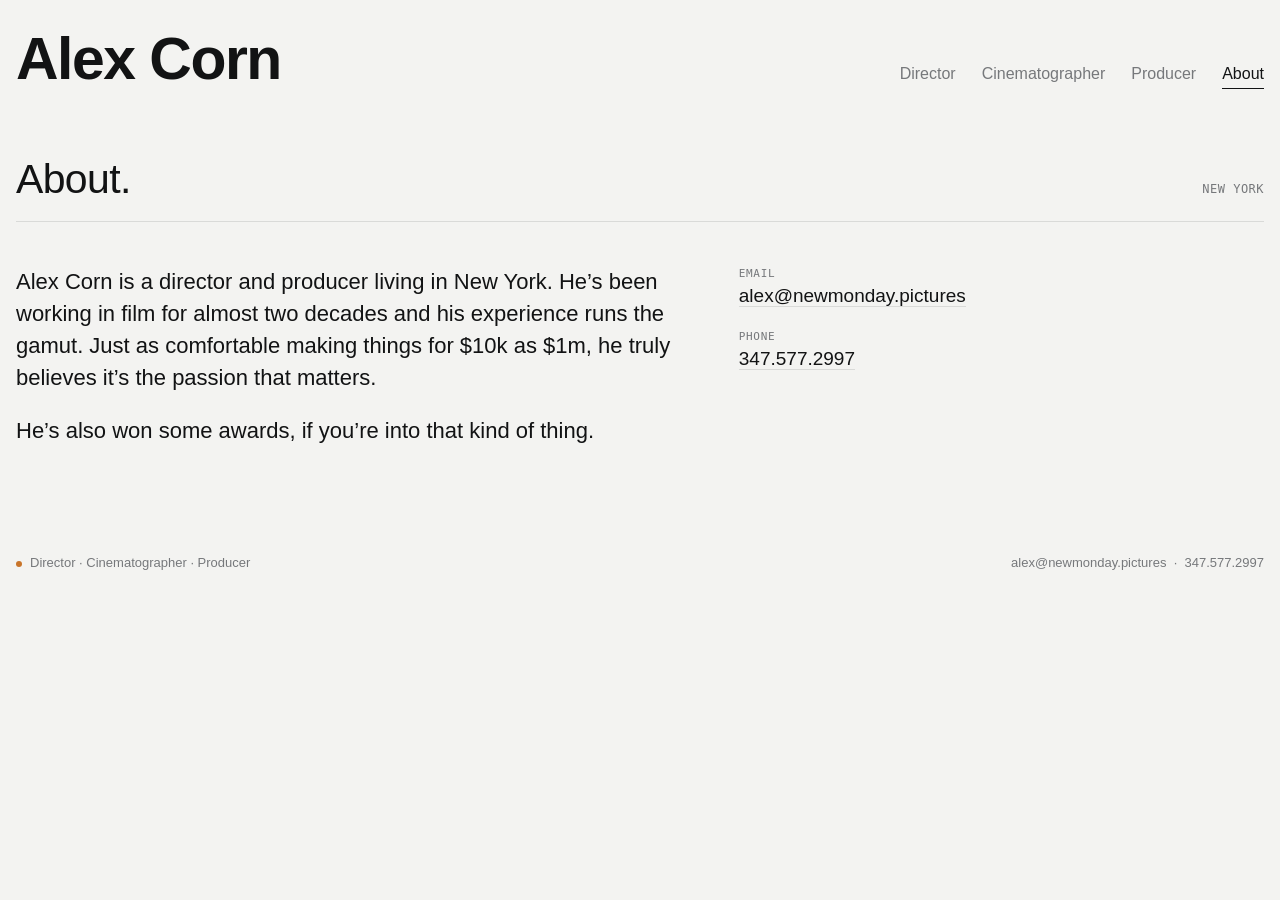
<file: docs/about-ishimoto/index.html>
<!doctype html><meta charset="utf-8"><title>Alex Corn</title><meta http-equiv="refresh" content="0; url=../about/"><link rel="canonical" href="https://alexcorndop.com/about/"><a href="../about/">Continue</a>
</file>
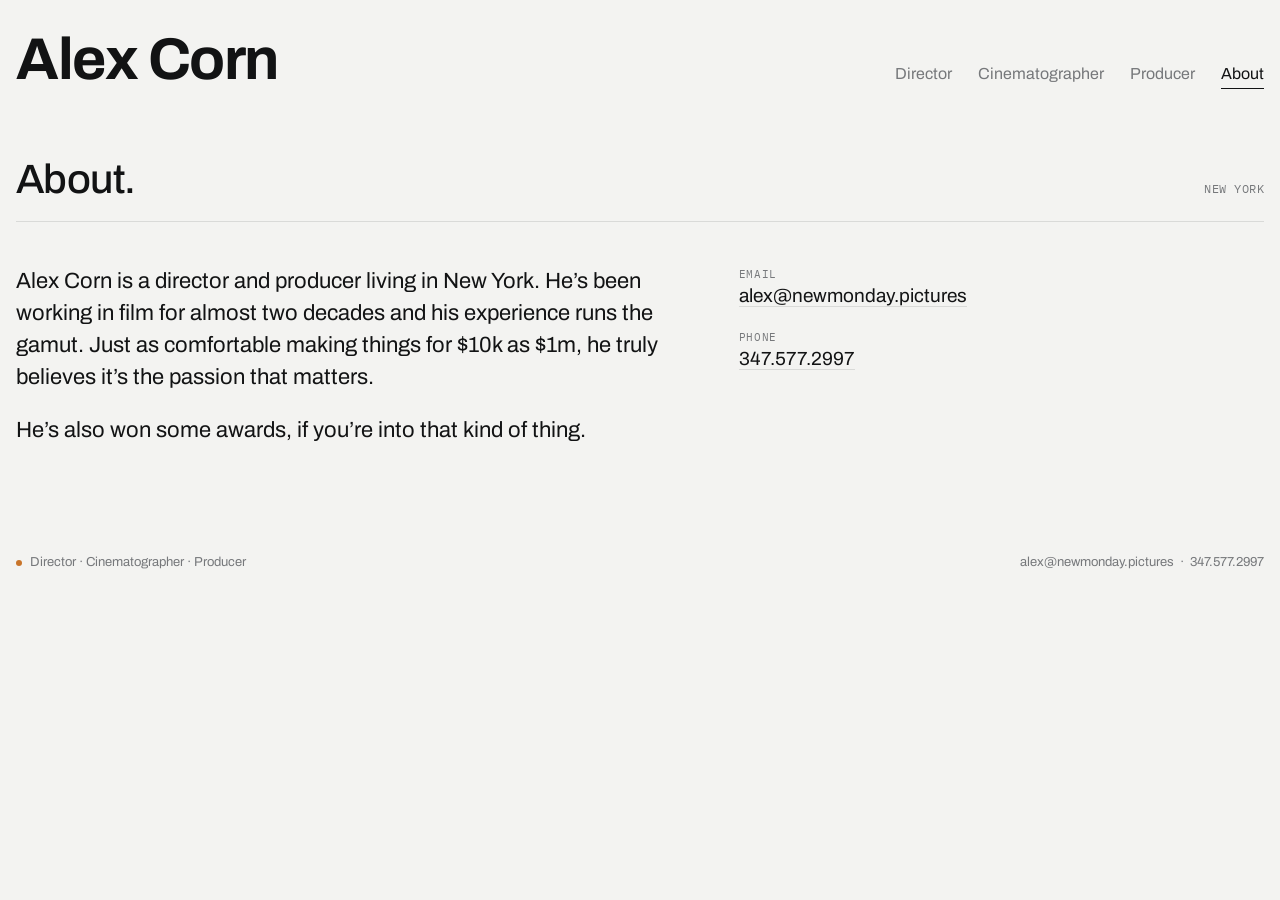
<file: docs/about/index.html>
<!doctype html>
<html lang="en">
<head>
<meta charset="utf-8">
<meta name="viewport" content="width=device-width,initial-scale=1,viewport-fit=cover">
<title>About · Alex Corn</title>
<meta name="description" content="Alex Corn is a director and producer living in New York. He’s been working in film for almost two decades and his experience runs the gamut. Just as comfortable making things for $10k as $1m, he truly believes it’s the passion that matters.">
<link rel="canonical" href="https://alexcorndop.com/about/">
<meta property="og:type" content="website">
<meta property="og:site_name" content="Alex Corn">
<meta property="og:title" content="About · Alex Corn">
<meta property="og:description" content="Alex Corn is a director and producer living in New York. He’s been working in film for almost two decades and his experience runs the gamut. Just as comfortable making things for $10k as $1m, he truly believes it’s the passion that matters.">
<meta property="og:url" content="https://alexcorndop.com/about/">
<meta property="og:image" content="https://i.vimeocdn.com/video/1756161168-d765d4ab2b6ba907faf54790c27bd3e53b6621791ea1eac3c1c3760c34de2d89-d_1280">
<meta name="twitter:card" content="summary_large_image">
<link rel="icon" href="../favicon.svg" type="image/svg+xml">
<link rel="preconnect" href="https://fonts.googleapis.com">
<link rel="preconnect" href="https://fonts.gstatic.com" crossorigin>
<link rel="preconnect" href="https://i.vimeocdn.com">
<link rel="stylesheet" href="https://fonts.googleapis.com/css2?family=Archivo:wdth,wght@62..125,300..800&family=IBM+Plex+Mono:wght@400;500&display=swap">
<link rel="stylesheet" href="../assets/site.css?v=mvoigx81">
</head>
<body>
<a class="skip" href="#main">Skip to content</a>
<div class="wrap">
  <header>
    <a class="name" href="../">Alex Corn</a>
    <nav aria-label="Sections">
      <a href="../">Director</a>
      <a href="../cinematographer/">Cinematographer</a>
      <a href="../producer/">Producer</a>
      <a href="../about/" aria-current="page">About</a>
    </nav>
  </header>
  <main id="main">
    <div class="intro"><h1><b>About.</b></h1><div class="meta">New York</div></div>
    <div class="about">
      <div><p>Alex Corn is a director and producer living in New York. He’s been working in film for almost two decades and his experience runs the gamut. Just as comfortable making things for $10k as $1m, he truly believes it’s the passion that matters.</p><p>He’s also won some awards, if you’re into that kind of thing.</p></div>
      <div class="contact">
        <div><div class="k">Email</div><div class="v"><a href="mailto:alex@newmonday.pictures">alex@newmonday.pictures</a></div></div>
        <div><div class="k">Phone</div><div class="v"><a href="tel:+13475772997">347.577.2997</a></div></div>
      </div>
    </div>
  </main>
  <footer>
    <div><span class="dot"></span>Director · Cinematographer · Producer</div>
    <div><a href="mailto:alex@newmonday.pictures">alex@newmonday.pictures</a> &nbsp;·&nbsp; <a href="tel:+13475772997">347.577.2997</a></div>
  </footer>
</div>
</body>
</html>
</file>
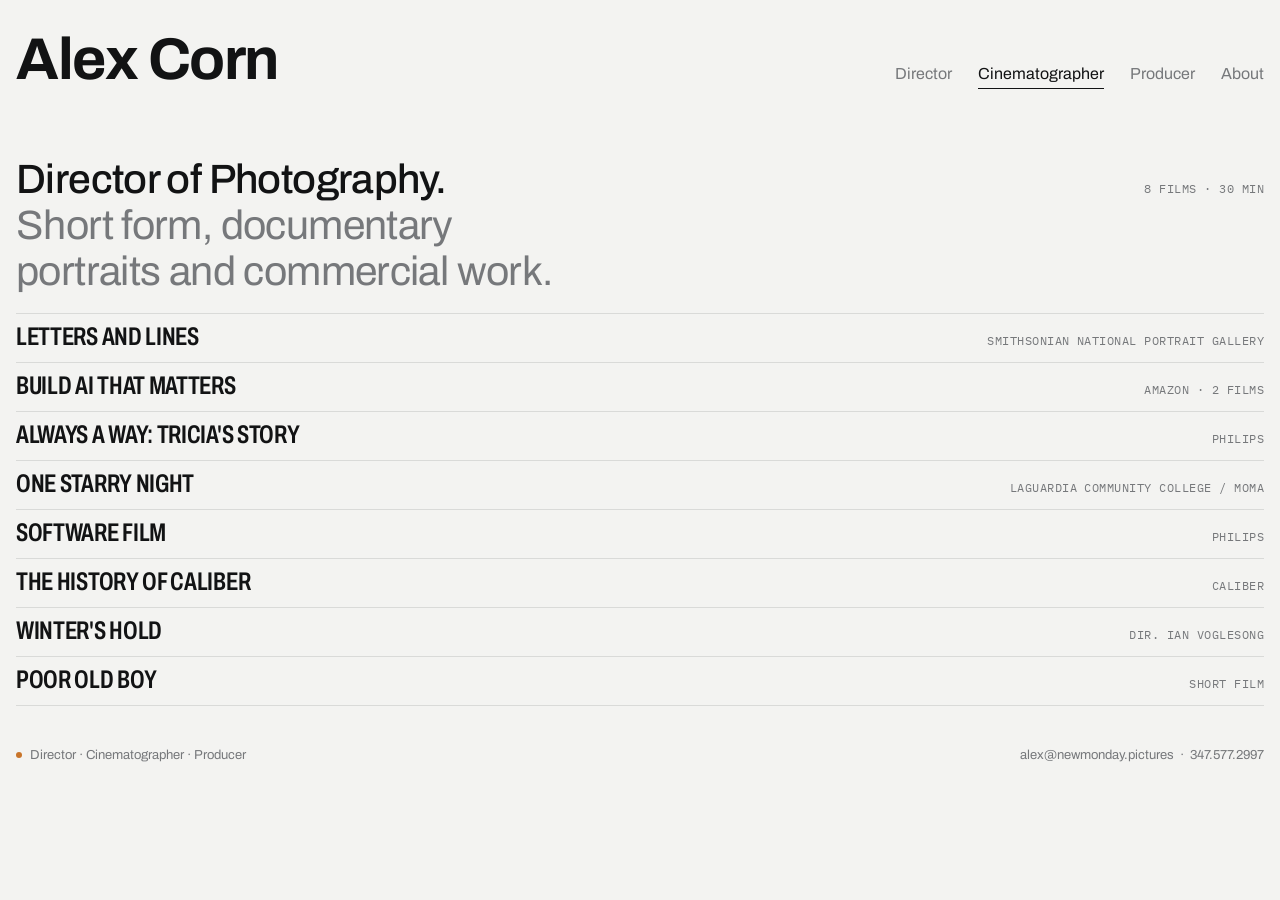
<file: docs/cinematographer/index.html>
<!doctype html>
<html lang="en">
<head>
<meta charset="utf-8">
<meta name="viewport" content="width=device-width,initial-scale=1,viewport-fit=cover">
<title>Cinematographer · Alex Corn</title>
<meta name="description" content="Alex Corn, director of photography. Short form, documentary portraits and commercial work for Smithsonian National Portrait Gallery, Amazon, Philips, LaGuardia Community College / MoMA, Caliber, Dir. Ian Voglesong and more.">
<link rel="canonical" href="https://alexcorndop.com/cinematographer/">
<meta property="og:type" content="website">
<meta property="og:site_name" content="Alex Corn">
<meta property="og:title" content="Cinematographer · Alex Corn">
<meta property="og:description" content="Alex Corn, director of photography. Short form, documentary portraits and commercial work for Smithsonian National Portrait Gallery, Amazon, Philips, LaGuardia Community College / MoMA, Caliber, Dir. Ian Voglesong and more.">
<meta property="og:url" content="https://alexcorndop.com/cinematographer/">
<meta property="og:image" content="https://i.vimeocdn.com/video/1756161168-d765d4ab2b6ba907faf54790c27bd3e53b6621791ea1eac3c1c3760c34de2d89-d_1280">
<meta name="twitter:card" content="summary_large_image">
<link rel="icon" href="../favicon.svg" type="image/svg+xml">
<link rel="preconnect" href="https://fonts.googleapis.com">
<link rel="preconnect" href="https://fonts.gstatic.com" crossorigin>
<link rel="preconnect" href="https://i.vimeocdn.com">
<link rel="stylesheet" href="https://fonts.googleapis.com/css2?family=Archivo:wdth,wght@62..125,300..800&family=IBM+Plex+Mono:wght@400;500&display=swap">
<link rel="stylesheet" href="../assets/site.css?v=mvoigx81">
</head>
<body>
<a class="skip" href="#main">Skip to content</a>
<div class="wrap">
  <header>
    <a class="name" href="../">Alex Corn</a>
    <nav aria-label="Sections">
      <a href="../">Director</a>
      <a href="../cinematographer/" aria-current="page">Cinematographer</a>
      <a href="../producer/">Producer</a>
      <a href="../about/">About</a>
    </nav>
  </header>
  <main id="main">
    <div class="intro"><h1><b>Director of Photography.</b> Short form, documentary portraits and commercial work.</h1><div class="meta">8 films · 30 min</div></div>
    <ul class="list">
      <li><a class="row" href="#letters-and-lines-smithsonian-national-portrait-gallery" data-i="0"><img class="thumb" src="https://i.vimeocdn.com/video/1756161168-d765d4ab2b6ba907faf54790c27bd3e53b6621791ea1eac3c1c3760c34de2d89-d_320" alt="" loading="lazy"><span class="title">Letters and Lines</span><span class="client">Smithsonian National Portrait Gallery</span></a></li>
      <li><a class="row" href="#build-ai-that-matters-amazon" data-i="1"><img class="thumb" src="https://i.vimeocdn.com/video/2216807245-83647386bc7591bbfd6da18f66eccdb3d09df608bd65589e73f906863d841c45-d_320" alt="" loading="lazy"><span class="title">Build AI That Matters</span><span class="client">Amazon · 2 films</span></a></li>
      <li><a class="row" href="#always-a-way-tricias-story-philips" data-i="2"><img class="thumb" src="https://i.vimeocdn.com/video/1937885439-82e5341fb2778809e5b29e0364b800d16829ac01c9b20d8e16c782cee856da09-d_320" alt="" loading="lazy"><span class="title">Always a Way: Tricia's Story</span><span class="client">Philips</span></a></li>
      <li><a class="row" href="#one-starry-night-laguardia-community-college-moma" data-i="3"><img class="thumb" src="https://i.vimeocdn.com/video/1756163042-f72a62deed84b1bc39fd1dc5aebc8d2a38c63bfe85fcba077d00ec24468190db-d_320" alt="" loading="lazy"><span class="title">One Starry Night</span><span class="client">LaGuardia Community College / MoMA</span></a></li>
      <li><a class="row" href="#software-film-philips" data-i="4"><img class="thumb" src="https://i.vimeocdn.com/video/1753583036-a9a3f5b72ae0e7c36cc15d63c45b6a7b9606a457fd0ce4a99ac097bfbe6b51d3-d_320" alt="" loading="lazy"><span class="title">Software Film</span><span class="client">Philips</span></a></li>
      <li><a class="row" href="#the-history-of-caliber-caliber" data-i="5"><img class="thumb" src="https://i.vimeocdn.com/video/1753582884-aae0d349e152ab106842590448dbabeccd14f02d1c3389e2ea13efc5eece42bc-d_320" alt="" loading="lazy"><span class="title">The History of Caliber</span><span class="client">Caliber</span></a></li>
      <li><a class="row" href="#winters-hold-dir-ian-voglesong" data-i="6"><img class="thumb" src="https://i.vimeocdn.com/video/1756163257-a98195cf3e08b1a89c11ea9618b97ec4a65bd080edd88db1932ae722de9f57b1-d_320" alt="" loading="lazy"><span class="title">Winter's Hold</span><span class="client">Dir. Ian Voglesong</span></a></li>
      <li><a class="row" href="#poor-old-boy-short-film" data-i="7"><img class="thumb" src="https://i.vimeocdn.com/video/93186647-f460966ffcd1129d27063792b8ec5b02f83c899686bb5d6019a00e7260371a60-d_320" alt="" loading="lazy"><span class="title">Poor Old Boy</span><span class="client">Short film</span></a></li>
    </ul>
    <div class="peek" id="peek" aria-hidden="true"><img alt=""></div>
    <div class="sheet" id="sheet" hidden role="dialog" aria-modal="true" aria-labelledby="sheetTitle"></div>
    <script type="application/json" id="projects" data-role="Director of Photography" data-title="Cinematographer · Alex Corn">[{"title":"Letters and Lines","client":"Smithsonian National Portrait Gallery","credits":"Also directed. Agency: Brunswick Creative.","cuts":[{"vimeo":"883437301","seconds":161,"w":1920,"h":1080,"thumb":"1756161168-d765d4ab2b6ba907faf54790c27bd3e53b6621791ea1eac3c1c3760c34de2d89-d"}],"aspect":"2.39 : 1","slug":"letters-and-lines-smithsonian-national-portrait-gallery"},{"title":"Build AI That Matters","client":"Amazon","cuts":[{"label":"At Amazon","vimeo":"1239328508","seconds":105,"w":1920,"h":1080,"thumb":"2216807245-83647386bc7591bbfd6da18f66eccdb3d09df608bd65589e73f906863d841c45-d"},{"label":"At Prime Video","vimeo":"1239271151","seconds":93,"w":1920,"h":1080,"thumb":"2216720426-15bc83f072dabda3d804d03ebb1206f89adb1b5ab37dccd832124ef2eb83446e-d"}],"kind":"films","slug":"build-ai-that-matters-amazon"},{"title":"Always a Way: Tricia's Story","client":"Philips","cuts":[{"vimeo":"1019497294","seconds":121,"w":1920,"h":1080,"thumb":"1937885439-82e5341fb2778809e5b29e0364b800d16829ac01c9b20d8e16c782cee856da09-d"}],"slug":"always-a-way-tricias-story-philips"},{"title":"One Starry Night","client":"LaGuardia Community College / MoMA","cuts":[{"vimeo":"884482808","seconds":260,"w":1920,"h":1080,"thumb":"1756163042-f72a62deed84b1bc39fd1dc5aebc8d2a38c63bfe85fcba077d00ec24468190db-d"}],"slug":"one-starry-night-laguardia-community-college-moma"},{"title":"Software Film","client":"Philips","cuts":[{"vimeo":"884482625","hash":"1b8552afee","seconds":87,"w":1920,"h":1080,"thumb":"1753583036-a9a3f5b72ae0e7c36cc15d63c45b6a7b9606a457fd0ce4a99ac097bfbe6b51d3-d"}],"slug":"software-film-philips"},{"title":"The History of Caliber","client":"Caliber","cuts":[{"vimeo":"884482753","hash":"9f65d3116f","seconds":147,"w":1920,"h":1080,"thumb":"1753582884-aae0d349e152ab106842590448dbabeccd14f02d1c3389e2ea13efc5eece42bc-d"}],"slug":"the-history-of-caliber-caliber"},{"title":"Winter's Hold","client":"Dir. Ian Voglesong","cuts":[{"vimeo":"228828947","seconds":553,"w":1920,"h":856,"thumb":"1756163257-a98195cf3e08b1a89c11ea9618b97ec4a65bd080edd88db1932ae722de9f57b1-d"}],"slug":"winters-hold-dir-ian-voglesong"},{"title":"Poor Old Boy","client":"Short film","cuts":[{"vimeo":"14361507","seconds":250,"w":1280,"h":720,"thumb":"93186647-f460966ffcd1129d27063792b8ec5b02f83c899686bb5d6019a00e7260371a60-d"}],"slug":"poor-old-boy-short-film"}]</script>
    <script src="../assets/site.js?v=mvoigx81" defer></script>
  </main>
  <footer>
    <div><span class="dot"></span>Director · Cinematographer · Producer</div>
    <div><a href="mailto:alex@newmonday.pictures">alex@newmonday.pictures</a> &nbsp;·&nbsp; <a href="tel:+13475772997">347.577.2997</a></div>
  </footer>
</div>
</body>
</html>
</file>
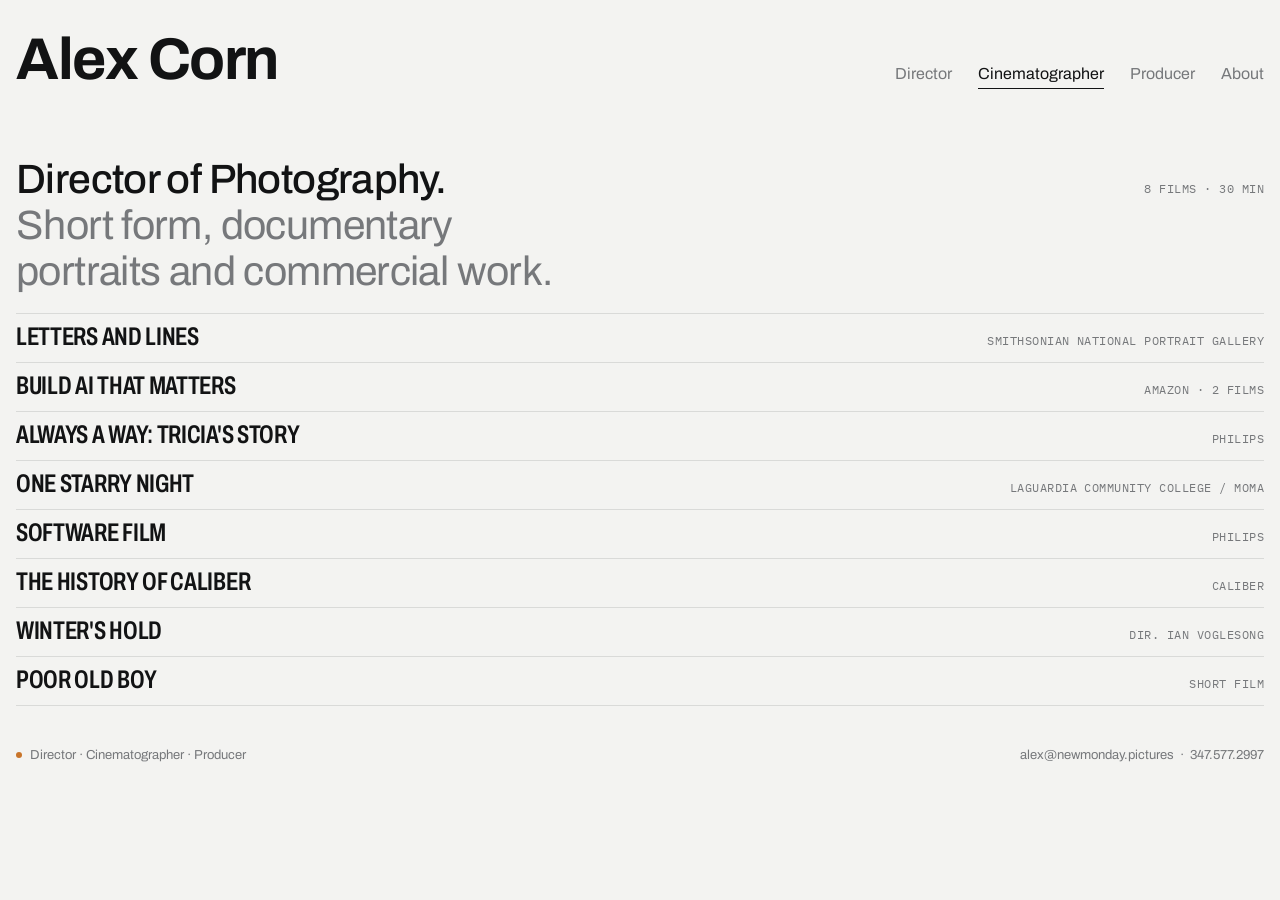
<file: docs/director-copy-1/index.html>
<!doctype html><meta charset="utf-8"><title>Alex Corn</title><meta http-equiv="refresh" content="0; url=../cinematographer/"><link rel="canonical" href="https://alexcorndop.com/cinematographer/"><a href="../cinematographer/">Continue</a>
</file>
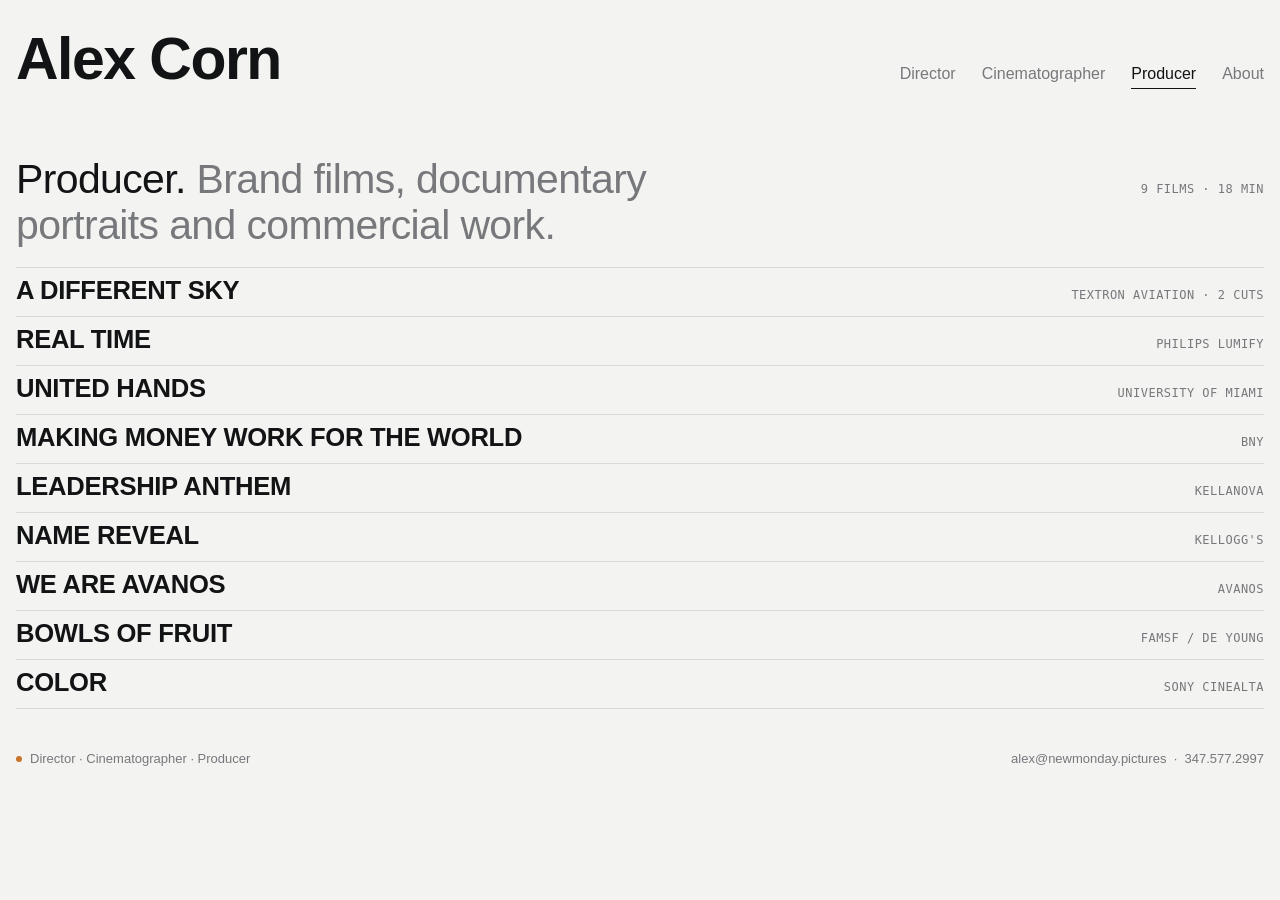
<file: docs/director-copy/index.html>
<!doctype html><meta charset="utf-8"><title>Alex Corn</title><meta http-equiv="refresh" content="0; url=../producer/"><link rel="canonical" href="https://alexcorndop.com/producer/"><a href="../producer/">Continue</a>
</file>
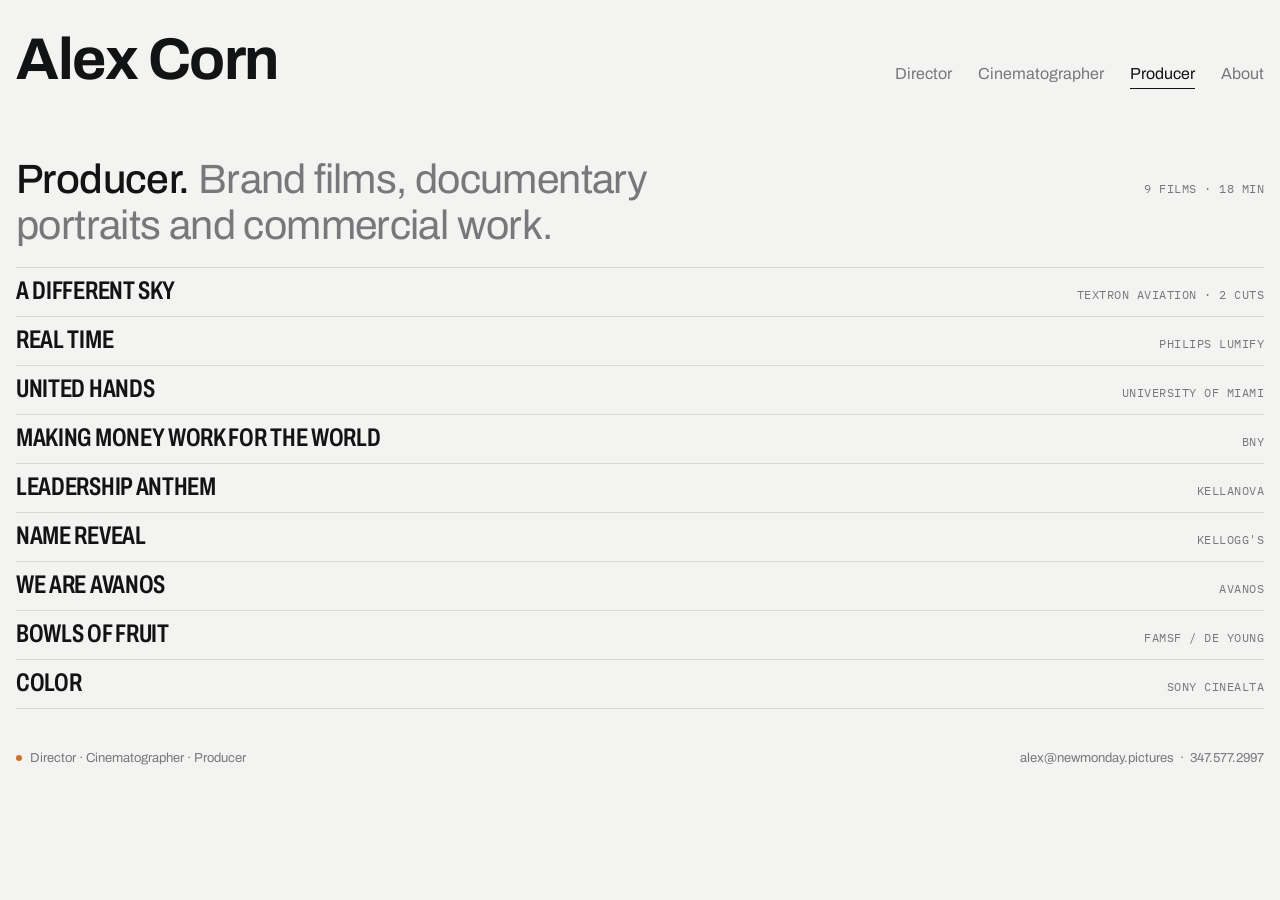
<file: docs/producer/index.html>
<!doctype html>
<html lang="en">
<head>
<meta charset="utf-8">
<meta name="viewport" content="width=device-width,initial-scale=1,viewport-fit=cover">
<title>Producer · Alex Corn</title>
<meta name="description" content="Alex Corn, producer. Brand films, documentary portraits and commercial work for Textron Aviation, Philips Lumify, University of Miami, BNY, Kellanova, Kellogg's and more.">
<link rel="canonical" href="https://alexcorndop.com/producer/">
<meta property="og:type" content="website">
<meta property="og:site_name" content="Alex Corn">
<meta property="og:title" content="Producer · Alex Corn">
<meta property="og:description" content="Alex Corn, producer. Brand films, documentary portraits and commercial work for Textron Aviation, Philips Lumify, University of Miami, BNY, Kellanova, Kellogg's and more.">
<meta property="og:url" content="https://alexcorndop.com/producer/">
<meta property="og:image" content="https://i.vimeocdn.com/video/1753588833-879cc6b9fde2af96e3585fec346452dbe3af0d9e363d561fe80ff1253d66b5e5-d_1280">
<meta name="twitter:card" content="summary_large_image">
<link rel="icon" href="../favicon.svg" type="image/svg+xml">
<link rel="preconnect" href="https://fonts.googleapis.com">
<link rel="preconnect" href="https://fonts.gstatic.com" crossorigin>
<link rel="preconnect" href="https://i.vimeocdn.com">
<link rel="stylesheet" href="https://fonts.googleapis.com/css2?family=Archivo:wdth,wght@62..125,300..800&family=IBM+Plex+Mono:wght@400;500&display=swap">
<link rel="stylesheet" href="../assets/site.css?v=mvoigx81">
</head>
<body>
<a class="skip" href="#main">Skip to content</a>
<div class="wrap">
  <header>
    <a class="name" href="../">Alex Corn</a>
    <nav aria-label="Sections">
      <a href="../">Director</a>
      <a href="../cinematographer/">Cinematographer</a>
      <a href="../producer/" aria-current="page">Producer</a>
      <a href="../about/">About</a>
    </nav>
  </header>
  <main id="main">
    <div class="intro"><h1><b>Producer.</b> Brand films, documentary portraits and commercial work.</h1><div class="meta">9 films · 18 min</div></div>
    <ul class="list">
      <li><a class="row" href="#a-different-sky-textron-aviation" data-i="0"><img class="thumb" src="https://i.vimeocdn.com/video/1753588833-879cc6b9fde2af96e3585fec346452dbe3af0d9e363d561fe80ff1253d66b5e5-d_320" alt="" loading="lazy"><span class="title">A Different Sky</span><span class="client">Textron Aviation · 2 cuts</span></a></li>
      <li><a class="row" href="#real-time-philips-lumify" data-i="1"><img class="thumb" src="https://i.vimeocdn.com/video/1756162951-6af90e1f2e38c872dcdeb71b0136fa6b7af61059d20802dc1e8d99b55adfb704-d_320" alt="" loading="lazy"><span class="title">Real Time</span><span class="client">Philips Lumify</span></a></li>
      <li><a class="row" href="#united-hands-university-of-miami" data-i="2"><img class="thumb" src="https://i.vimeocdn.com/video/1759232787-0b3dd1cf429f26eb6b374a458449b882475bdced9d975cfc97afd994beb1a7d7-d_320" alt="" loading="lazy"><span class="title">United Hands</span><span class="client">University of Miami</span></a></li>
      <li><a class="row" href="#making-money-work-for-the-world-bny" data-i="3"><img class="thumb" src="https://i.vimeocdn.com/video/1937896556-595e2f9ee6e4e2cb3b16a12636bc6275c310b7eaaf3c6119fb274787fc6a6971-d_320" alt="" loading="lazy"><span class="title">Making Money Work for the World</span><span class="client">BNY</span></a></li>
      <li><a class="row" href="#leadership-anthem-kellanova" data-i="4"><img class="thumb" src="https://i.vimeocdn.com/video/1937884722-fcc272126d30c7a041ba7189164e049388a96ebf08fe75e7ac59f31a94271e3c-d_320" alt="" loading="lazy"><span class="title">Leadership Anthem</span><span class="client">Kellanova</span></a></li>
      <li><a class="row" href="#name-reveal-kelloggs" data-i="5"><img class="thumb" src="https://i.vimeocdn.com/video/1937886077-f04df97155e2f87741eb4c8d16efce7360ddfb7430785eeec63c00ff10a45888-d_320" alt="" loading="lazy"><span class="title">Name Reveal</span><span class="client">Kellogg's</span></a></li>
      <li><a class="row" href="#we-are-avanos-avanos" data-i="6"><img class="thumb" src="https://i.vimeocdn.com/video/1937882569-6d46cbea9c8a8da027788b2f4038260418a6b37336944aca55bc28e428e4dcc1-d_320" alt="" loading="lazy"><span class="title">We Are Avanos</span><span class="client">Avanos</span></a></li>
      <li><a class="row" href="#bowls-of-fruit-famsf-de-young" data-i="7"><img class="thumb" src="https://i.vimeocdn.com/video/1753583981-6bacb4e50342239869af2f315d80c0c049a4a877db60238806513bc8d460f6ab-d_320" alt="" loading="lazy"><span class="title">Bowls of Fruit</span><span class="client">FAMSF / de Young</span></a></li>
      <li><a class="row" href="#color-sony-cinealta" data-i="8"><img class="thumb" src="https://i.vimeocdn.com/video/1756163365-e0ee1b810e00069d1fa6cca8a4ad5d31c63c54d72f7b8ba31069770db002ce50-d_320" alt="" loading="lazy"><span class="title">Color</span><span class="client">Sony CineAlta</span></a></li>
    </ul>
    <div class="peek" id="peek" aria-hidden="true"><img alt=""></div>
    <div class="sheet" id="sheet" hidden role="dialog" aria-modal="true" aria-labelledby="sheetTitle"></div>
    <script type="application/json" id="projects" data-role="Producer" data-title="Producer · Alex Corn">[{"title":"A Different Sky","client":"Textron Aviation","credits":"Agency: Brunswick Creative. Director: Greg Wilson. DP: Eli Marias. Creative Producer: Alex Corn.","cuts":[{"label":"Broadcast","vimeo":"884483808","seconds":60,"w":1920,"h":1080,"thumb":"1753588833-879cc6b9fde2af96e3585fec346452dbe3af0d9e363d561fe80ff1253d66b5e5-d"},{"label":"Director's Cut","vimeo":"884483204","seconds":105,"w":1920,"h":912,"thumb":"1756162837-e3ac94b2b4b7c5740ed3d457033c1e639bffdb51c2c9e516aa8f59f40ef5add6-d"}],"slug":"a-different-sky-textron-aviation"},{"title":"Real Time","client":"Philips Lumify","cuts":[{"vimeo":"884483121","seconds":76,"w":1920,"h":1080,"thumb":"1756162951-6af90e1f2e38c872dcdeb71b0136fa6b7af61059d20802dc1e8d99b55adfb704-d"}],"slug":"real-time-philips-lumify"},{"title":"United Hands","client":"University of Miami","cuts":[{"vimeo":"887334140","seconds":30,"w":1920,"h":1080,"thumb":"1759232787-0b3dd1cf429f26eb6b374a458449b882475bdced9d975cfc97afd994beb1a7d7-d"}],"slug":"united-hands-university-of-miami"},{"title":"Making Money Work for the World","client":"BNY","cuts":[{"vimeo":"1019506901","seconds":60,"w":1920,"h":1080,"thumb":"1937896556-595e2f9ee6e4e2cb3b16a12636bc6275c310b7eaaf3c6119fb274787fc6a6971-d"}],"slug":"making-money-work-for-the-world-bny"},{"title":"Leadership Anthem","client":"Kellanova","cuts":[{"vimeo":"1019497072","seconds":160,"w":1920,"h":1080,"thumb":"1937884722-fcc272126d30c7a041ba7189164e049388a96ebf08fe75e7ac59f31a94271e3c-d"}],"slug":"leadership-anthem-kellanova"},{"title":"Name Reveal","client":"Kellogg's","cuts":[{"vimeo":"1019498065","seconds":79,"w":1920,"h":1080,"thumb":"1937886077-f04df97155e2f87741eb4c8d16efce7360ddfb7430785eeec63c00ff10a45888-d"}],"slug":"name-reveal-kelloggs"},{"title":"We Are Avanos","client":"Avanos","cuts":[{"vimeo":"1019495237","seconds":74,"w":1920,"h":1080,"thumb":"1937882569-6d46cbea9c8a8da027788b2f4038260418a6b37336944aca55bc28e428e4dcc1-d"}],"slug":"we-are-avanos-avanos"},{"title":"Bowls of Fruit","client":"FAMSF / de Young","cuts":[{"vimeo":"884483393","seconds":167,"w":1920,"h":1080,"thumb":"1753583981-6bacb4e50342239869af2f315d80c0c049a4a877db60238806513bc8d460f6ab-d"}],"slug":"bowls-of-fruit-famsf-de-young"},{"title":"Color","client":"Sony CineAlta","cuts":[{"vimeo":"228828887","seconds":248,"w":1920,"h":1008,"thumb":"1756163365-e0ee1b810e00069d1fa6cca8a4ad5d31c63c54d72f7b8ba31069770db002ce50-d"}],"slug":"color-sony-cinealta"}]</script>
    <script src="../assets/site.js?v=mvoigx81" defer></script>
  </main>
  <footer>
    <div><span class="dot"></span>Director · Cinematographer · Producer</div>
    <div><a href="mailto:alex@newmonday.pictures">alex@newmonday.pictures</a> &nbsp;·&nbsp; <a href="tel:+13475772997">347.577.2997</a></div>
  </footer>
</div>
</body>
</html>
</file>
<file: docs/assets/site.css>
/* Layout: one typographic project index per role. Hovering a title floats the film's still beside the cursor; clicking opens a full-width player sheet. */
:root{
  --paper:#f3f3f1; --ink:#121314; --mute:#76787b; --rule:#d9dad8; --tungsten:#c8742a; --frame:#1a1b1d;
  --display:"Archivo","Helvetica Neue",Arial,sans-serif;
  --mono:"IBM Plex Mono",ui-monospace,Menlo,monospace;
  --s-1:12px; --s0:15px; --s1:clamp(18px,2vw,28px);
  color-scheme:light;
}
@media (prefers-color-scheme: dark){:root{--paper:#0e0f10;--ink:#ecebe8;--mute:#8a8c8f;--rule:#26282a;--tungsten:#e08a3c;--frame:#000;color-scheme:dark}}
*{box-sizing:border-box}
html{-webkit-text-size-adjust:100%}
html,body{background:var(--paper);color:var(--ink)}
body{margin:0;font-family:var(--display);font-size:var(--s0);line-height:1.5;-webkit-font-smoothing:antialiased;
  padding-left:max(16px,env(safe-area-inset-left,0px));padding-right:max(16px,env(safe-area-inset-right,0px))}
a{color:inherit}
img{max-width:100%;display:block}
.wrap{max-width:1360px;margin:0 auto}
.skip{position:absolute;left:-999px}.skip:focus{left:16px;top:16px;background:var(--paper);padding:8px;z-index:30}

header{position:sticky;top:0;z-index:5;background:var(--paper);display:flex;flex-wrap:wrap;align-items:baseline;justify-content:space-between;gap:12px 32px;padding-block:30px 24px}
.name{font-weight:700;font-size:clamp(34px,4.6vw,64px);line-height:1;letter-spacing:-.025em;text-decoration:none}
nav{display:flex;flex-wrap:wrap;gap:6px 26px}
nav a{font-size:16px;color:var(--mute);text-decoration:none;padding-bottom:2px;border-bottom:1px solid transparent}
nav a:hover{color:var(--ink)}
nav a[aria-current="page"]{color:var(--ink);border-color:var(--ink)}
:focus-visible{outline:2px solid var(--tungsten);outline-offset:3px}

.intro{display:flex;flex-wrap:wrap;justify-content:space-between;gap:8px 24px;align-items:baseline;padding-block:44px 18px;border-bottom:1px solid var(--rule)}
.intro h1{margin:0;font-weight:400;font-size:clamp(24px,3.2vw,44px);line-height:1.12;letter-spacing:-.015em;color:var(--mute);max-width:30ch;text-wrap:balance}
.intro h1 b{color:var(--ink);font-weight:500}
.meta{font-family:var(--mono);font-size:var(--s-1);color:var(--mute);letter-spacing:.04em;text-transform:uppercase;font-variant-numeric:tabular-nums}

.list{list-style:none;margin:0;padding:0}
.row{display:grid;grid-template-columns:minmax(0,1fr) auto;gap:4px 24px;align-items:baseline;padding-block:10px 12px;border-bottom:1px solid var(--rule);text-decoration:none}
.row .thumb{display:none}
.title{font-stretch:68%;font-weight:600;font-size:var(--s1);line-height:1;letter-spacing:-.012em;text-transform:uppercase;min-width:0;text-wrap:balance;transition:color .2s}
.client{font-family:var(--mono);font-size:var(--s-1);color:var(--mute);letter-spacing:.04em;text-transform:uppercase;text-align:right}
@media (hover:hover){.list:hover .row .title{color:var(--rule)}.list:hover .row:hover .title,.list .row:focus-visible .title{color:var(--ink)}}

.peek{position:fixed;left:50%;top:50%;width:min(60vw,800px,140vh);pointer-events:none;z-index:4;opacity:0;transform:translate(-50%,-50%)}
.peek img{width:100%;height:auto;opacity:0;transform:scale(.96);transition:opacity .35s ease,transform .45s ease}
.peek.on{opacity:1}
.peek.on img{opacity:.92;transform:scale(1)}
@media (hover:none),(max-width:760px){.peek{display:none}}

@media (max-width:760px){
  .row{grid-template-columns:96px minmax(0,1fr);align-items:center;gap:4px 14px;padding-block:12px}
  .row .thumb{display:block;grid-row:span 2;width:96px;aspect-ratio:16/9;object-fit:cover;background:var(--frame)}
  .client{text-align:left;grid-column:2}
  .title{font-size:18px}
}

.sheet{position:fixed;inset:0;z-index:20;background:var(--paper);overflow:auto;
  padding:calc(env(safe-area-inset-top,0px) + 20px) max(16px,env(safe-area-inset-right,0px)) calc(env(safe-area-inset-bottom,0px) + 40px) max(16px,env(safe-area-inset-left,0px))}
.sheet-in{max-width:1180px;margin:0 auto;display:grid;gap:22px}
.sheet-top{display:flex;justify-content:space-between;align-items:baseline;gap:16px}
.btn-text{all:unset;cursor:pointer;font-size:14px;color:var(--mute)}
.btn-text:hover{color:var(--ink)}
.btn-text:focus-visible{outline:2px solid var(--tungsten);outline-offset:3px}
.cut{display:grid;gap:8px}
.cut-label{display:flex;justify-content:space-between;gap:12px;font-family:var(--mono);font-size:11px;letter-spacing:.06em;text-transform:uppercase;color:var(--mute)}
.cut-label span:first-child{color:var(--ink)}
.player{position:relative;width:100%;max-width:100%;max-height:78vh;background:var(--frame);overflow:hidden;margin-inline:auto}
.player iframe{position:absolute;inset:0;width:100%;height:100%;border:0}
.sheet h2{margin:0;font-stretch:68%;font-weight:600;font-size:clamp(32px,5vw,60px);line-height:1;text-transform:uppercase;letter-spacing:-.012em;text-wrap:balance}
.credits{display:grid;grid-template-columns:repeat(auto-fit,minmax(170px,1fr));gap:14px 32px;border-top:1px solid var(--rule);padding-top:16px;margin:0}
.credits dt{font-family:var(--mono);font-size:11px;color:var(--mute);letter-spacing:.06em;text-transform:uppercase}
.credits dd{margin:2px 0 0}
.nav2{display:flex;justify-content:space-between;gap:16px;font-size:14px}

.about{display:grid;grid-template-columns:minmax(0,1.3fr) minmax(0,1fr);gap:40px;padding-block:44px}
.about p{margin:0 0 1em;max-width:58ch;font-size:clamp(18px,1.8vw,22px);line-height:1.45}
.contact{display:grid;gap:18px;align-content:start}
.contact .k{font-family:var(--mono);font-size:11px;color:var(--mute);letter-spacing:.06em;text-transform:uppercase}
.contact .v{font-size:19px}
.contact a{text-decoration:none;border-bottom:1px solid var(--rule)}
.contact a:hover{border-color:var(--ink)}
@media (max-width:760px){.about{grid-template-columns:1fr}}

footer{display:flex;flex-wrap:wrap;justify-content:space-between;gap:8px 24px;padding-block:40px 32px;color:var(--mute);font-size:13px}
footer a{text-decoration:none}
.dot{display:inline-block;width:6px;height:6px;border-radius:50%;background:var(--tungsten);margin-right:8px;vertical-align:middle}
@media (prefers-reduced-motion:reduce){*{transition:none!important}}
</file>
